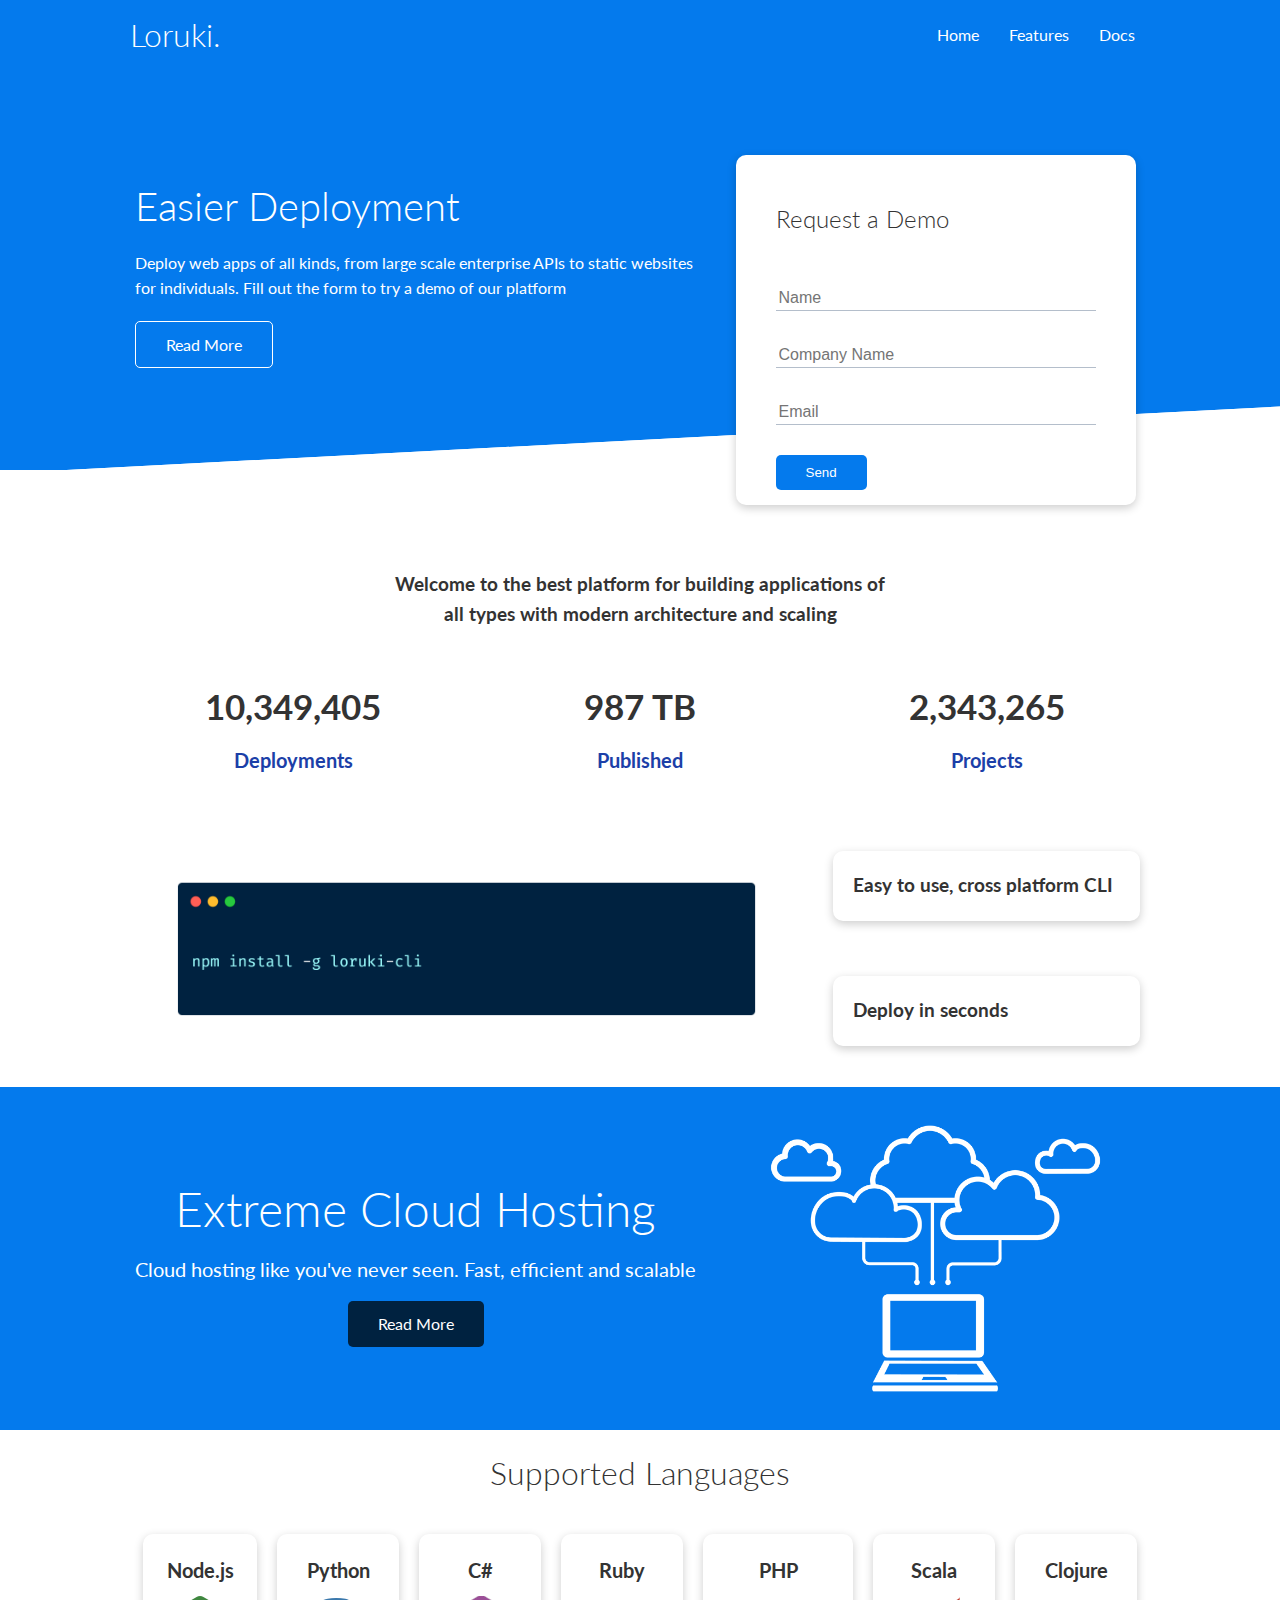
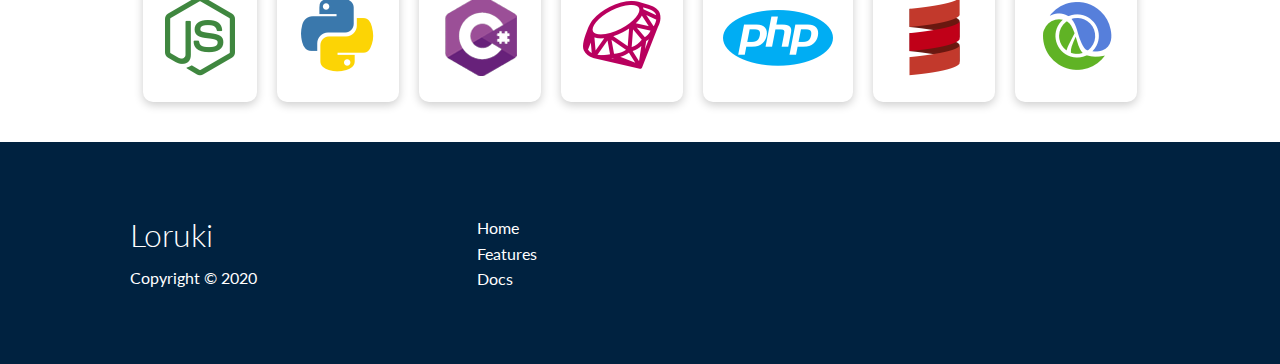
<file: index.html>
<!DOCTYPE html>
<html lang="en">
  <head>
    <meta charset="UTF-8" />
    <meta name="viewport" content="width=device-width, initial-scale=1.0" />
    <link
      rel="stylesheet"
      href="https://cdnjs.cloudflare.com/ajax/libs/font-awesome/5.15.1/css/all.min.css"
      integrity="sha512-+4zCK9k+qNFUR5X+cKL9EIR+ZOhtIloNl9GIKS57V1MyNsYpYcUrUeQc9vNfzsWfV28IaLL3i96P9sdNyeRssA=="
      crossorigin="anonymous"
    />
    <link rel="stylesheet" href="css/utilities.css" />
    <link rel="stylesheet" href="css/style.css" />
    <title>Loruki | Cloud Hosting For Everyone</title>
  </head>
  <body>
    <!-- Navbar -->
    <div class="navbar">
      <div class="container flex">
        <h1 class="logo">Loruki.</h1>
        <nav>
          <ul>
            <li><a href="index.html">Home</a></li>
            <li><a href="features.html">Features</a></li>
            <li><a href="docs.html">Docs</a></li>
          </ul>
        </nav>
      </div>
    </div>

    <!-- Showcase -->
    <section class="showcase">
      <div class="container grid">
        <div class="showcase-text">
          <h1>Easier Deployment</h1>
          <p>
            Deploy web apps of all kinds, from large scale enterprise APIs to
            static websites for individuals. Fill out the form to try a demo of
            our platform
          </p>
          <a href="features.html" class="btn btn-outline">Read More</a>
        </div>

        <div class="showcase-form card">
          <h2>Request a Demo</h2>
           <form name="contact" netlify-honeypot="bot-field" method="POST" data-netlify="true">
                    <input type="hidden" name="form-name" value="contact">
                    <p class="hidden">
                        <label>Don’t fill this out if you're human: <input name="bot-field" /></label>
                      </p>
                    <div class="form-control">
                        <input type="text" name="name" placeholder="Name" required>
                    </div>
                    <div class="form-control">
                        <input type="text" name="company" placeholder="Company Name" required>
                    </div>
                    <div class="form-control">
                        <input type="email" name="email" placeholder="Email" required>
                    </div>
                    <input type="submit" value="Send" class="btn btn-primary">
                </form>
          <!-- <form>
            <div class="form-control">
              <input type="text" name="name" placeholder="Name" required />
            </div>
            <div class="form-control">
              <input
                type="text"
                name="company"
                placeholder="Company Name"
                required
              />
            </div>
            <div class="form-control">
              <input type="email" name="email" placeholder="Email" required />
            </div>
            <input type="submit" value="Send" class="btn btn-primary" />
          </form> -->
        </div>
      </div>
    </section>

    <!-- Stats -->
    <section class="stats">
      <div class="container">
        <h3 class="stats-heading text-center my-1">
          Welcome to the best platform for building applications of all types
          with modern architecture and scaling
        </h3>

        <div class="grid grid-3 text-center my-4">
          <div>
            <i class="fas fa-server fa-3x"></i>
            <h3>10,349,405</h3>
            <p class="text-secondary">Deployments</p>
          </div>
          <div>
            <i class="fas fa-upload fa-3x"></i>
            <h3>987 TB</h3>
            <p class="text-secondary">Published</p>
          </div>
          <div>
            <i class="fas fa-project-diagram fa-3x"></i>
            <h3>2,343,265</h3>
            <p class="text-secondary">Projects</p>
          </div>
        </div>
      </div>
    </section>

    <!-- Cli -->
    <section class="cli">
      <div class="container grid">
        <img src="images/cli.png" alt="" />
        <div class="card">
          <h3>Easy to use, cross platform CLI</h3>
        </div>
        <div class="card">
          <h3>Deploy in seconds</h3>
        </div>
      </div>
    </section>

    <!-- Cloud -->
    <section class="cloud bg-primary my-2 py-2">
      <div class="container grid">
        <div class="text-center">
          <h2 class="lg">Extreme Cloud Hosting</h2>
          <p class="lead my-1">
            Cloud hosting like you've never seen. Fast, efficient and scalable
          </p>
          <a href="features.html" class="btn btn-dark">Read More</a>
        </div>
        <img src="images/cloud.png" alt="" />
      </div>
    </section>

    <!-- Languages -->
    <section class="languages">
      <h2 class="md text-center my-2">Supported Languages</h2>
      <div class="container flex">
        <div class="card">
          <h4>Node.js</h4>
          <img src="images/logos/node.png" alt="" />
        </div>
        <div class="card">
          <h4>Python</h4>
          <img src="images/logos/python.png" alt="" />
        </div>
        <div class="card">
          <h4>C#</h4>
          <img src="images/logos/csharp.png" alt="" />
        </div>
        <div class="card">
          <h4>Ruby</h4>
          <img src="images/logos/ruby.png" alt="" />
        </div>
        <div class="card">
          <h4>PHP</h4>
          <img src="images/logos/php.png" alt="" />
        </div>
        <div class="card">
          <h4>Scala</h4>
          <img src="images/logos/scala.png" alt="" />
        </div>
        <div class="card">
          <h4>Clojure</h4>
          <img src="images/logos/clojure.png" alt="" />
        </div>
      </div>
    </section>

    <!-- Footer -->
    <footer class="footer bg-dark py-5">
      <div class="container grid grid-3">
        <div>
          <h1>Loruki</h1>
          <p>Copyright &copy; 2020</p>
        </div>
        <nav>
          <ul>
            <li><a href="index.html">Home</a></li>
            <li><a href="features.html">Features</a></li>
            <li><a href="docs.html">Docs</a></li>
          </ul>
        </nav>
        <div class="social">
          <a href="#"><i class="fab fa-github fa-2x"></i></a>
          <a href="#"><i class="fab fa-facebook fa-2x"></i></a>
          <a href="#"><i class="fab fa-instagram fa-2x"></i></a>
          <a href="#"><i class="fab fa-twitter fa-2x"></i></a>
        </div>
      </div>
    </footer>
  </body>
</html>
</file>
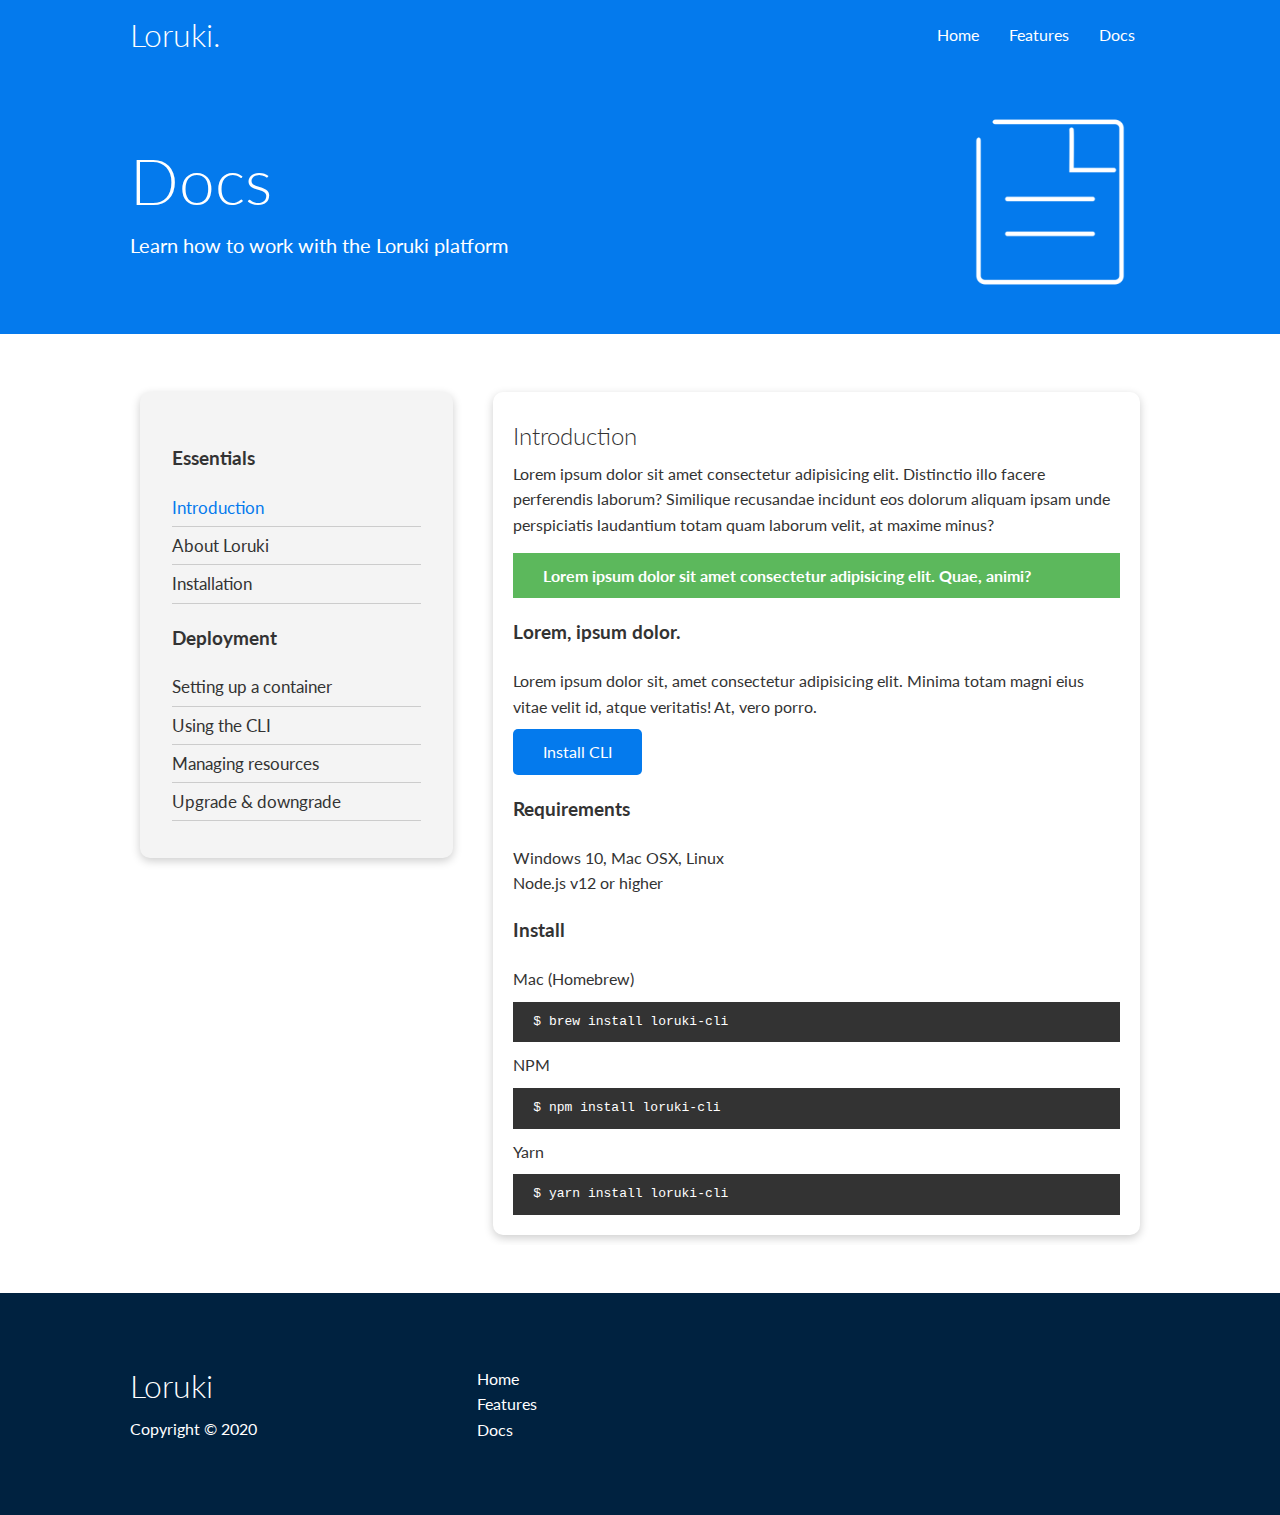
<file: docs.html>
<!DOCTYPE html>
<html lang="en">
  <head>
    <meta charset="UTF-8" />
    <meta http-equiv="X-UA-Compatible" content="IE=edge" />
    <meta name="viewport" content="width=device-width, initial-scale=1.0" />
    <link
      rel="stylesheet"
      href="https://cdnjs.cloudflare.com/ajax/libs/font-awesome/5.15.1/css/all.min.css"
      integrity="sha512-+4zCK9k+qNFUR5X+cKL9EIR+ZOhtIloNl9GIKS57V1MyNsYpYcUrUeQc9vNfzsWfV28IaLL3i96P9sdNyeRssA=="
      crossorigin="anonymous"
    />
    <link rel="stylesheet" href="css/utilities.css" />
    <link rel="stylesheet" href="css/style.css" />
    <title>Loruki | Cloud Hosting For Everyone</title>
  </head>
  <body>
    <!-- Navbar -->
    <div class="navbar">
      <div class="container flex">
        <h1 class="logo">Loruki.</h1>
        <nav>
          <ul>
            <li><a href="index.html">Home</a></li>
            <li><a href="features.html">Features</a></li>
            <li><a href="docs.html">Docs</a></li>
          </ul>
        </nav>
      </div>
    </div>

    <!-- Head -->
    <section class="docs-head bg-primary py-3">
      <div class="container grid">
        <div>
          <h1 class="xl">Docs</h1>
          <p class="lead">Learn how to work with the Loruki platform</p>
        </div>
        <img src="images/docs.png" alt="" />
      </div>
    </section>

    <!-- Docs main -->
    <section class="docs-main my-4">
      <div class="container grid">
        <div class="card bg-light p-3">
          <h3 class="my-2">Essentials</h3>
          <nav>
            <ul>
              <li><a class="text-primary" href="#">Introduction</a></li>
              <li><a href="#">About Loruki</a></li>
              <li><a href="#">Installation</a></li>
            </ul>
          </nav>

          <h3 class="my-2">Deployment</h3>
          <nav>
            <ul>
              <li><a href="#">Setting up a container</a></li>
              <li><a href="#">Using the CLI</a></li>
              <li><a href="#">Managing resources</a></li>
              <li><a href="#">Upgrade & downgrade</a></li>
            </ul>
          </nav>
        </div>
        <div class="card">
          <h2>Introduction</h2>
          <p>
            Lorem ipsum dolor sit amet consectetur adipisicing elit. Distinctio
            illo facere perferendis laborum? Similique recusandae incidunt eos
            dolorum aliquam ipsam unde perspiciatis laudantium totam quam
            laborum velit, at maxime minus?
          </p>

          <div class="alert alert-success">
            <i class="fas fa-info"></i> Lorem ipsum dolor sit amet consectetur
            adipisicing elit. Quae, animi?
          </div>

          <h3>Lorem, ipsum dolor.</h3>
          <p>
            Lorem ipsum dolor sit, amet consectetur adipisicing elit. Minima
            totam magni eius vitae velit id, atque veritatis! At, vero porro.
          </p>
          <a href="#" class="btn btn-primary">Install CLI</a>

          <h3>Requirements</h3>
          <ul>
            <li>Windows 10, Mac OSX, Linux</li>
            <li>Node.js v12 or higher</li>
          </ul>

          <h3>Install</h3>
          <p>Mac (Homebrew)</p>
          <pre><code>$ brew install loruki-cli</code></pre>
          <p>NPM</p>
          <pre><code>$ npm install loruki-cli</code></pre>
          <p>Yarn</p>
          <pre><code>$ yarn install loruki-cli</code></pre>
        </div>
      </div>
    </section>

    <!-- Footer -->
    <footer class="footer bg-dark py-5">
      <div class="container grid grid-3">
        <div>
          <h1>Loruki</h1>
          <p>Copyright &copy; 2020</p>
        </div>
        <nav>
          <ul>
            <li><a href="index.html">Home</a></li>
            <li><a href="features.html">Features</a></li>
            <li><a href="docs.html">Docs</a></li>
          </ul>
        </nav>
        <div class="social">
          <a href="#"><i class="fab fa-github fa-2x"></i></a>
          <a href="#"><i class="fab fa-facebook fa-2x"></i></a>
          <a href="#"><i class="fab fa-instagram fa-2x"></i></a>
          <a href="#"><i class="fab fa-twitter fa-2x"></i></a>
        </div>
      </div>
    </footer>
  </body>
</html>
</file>
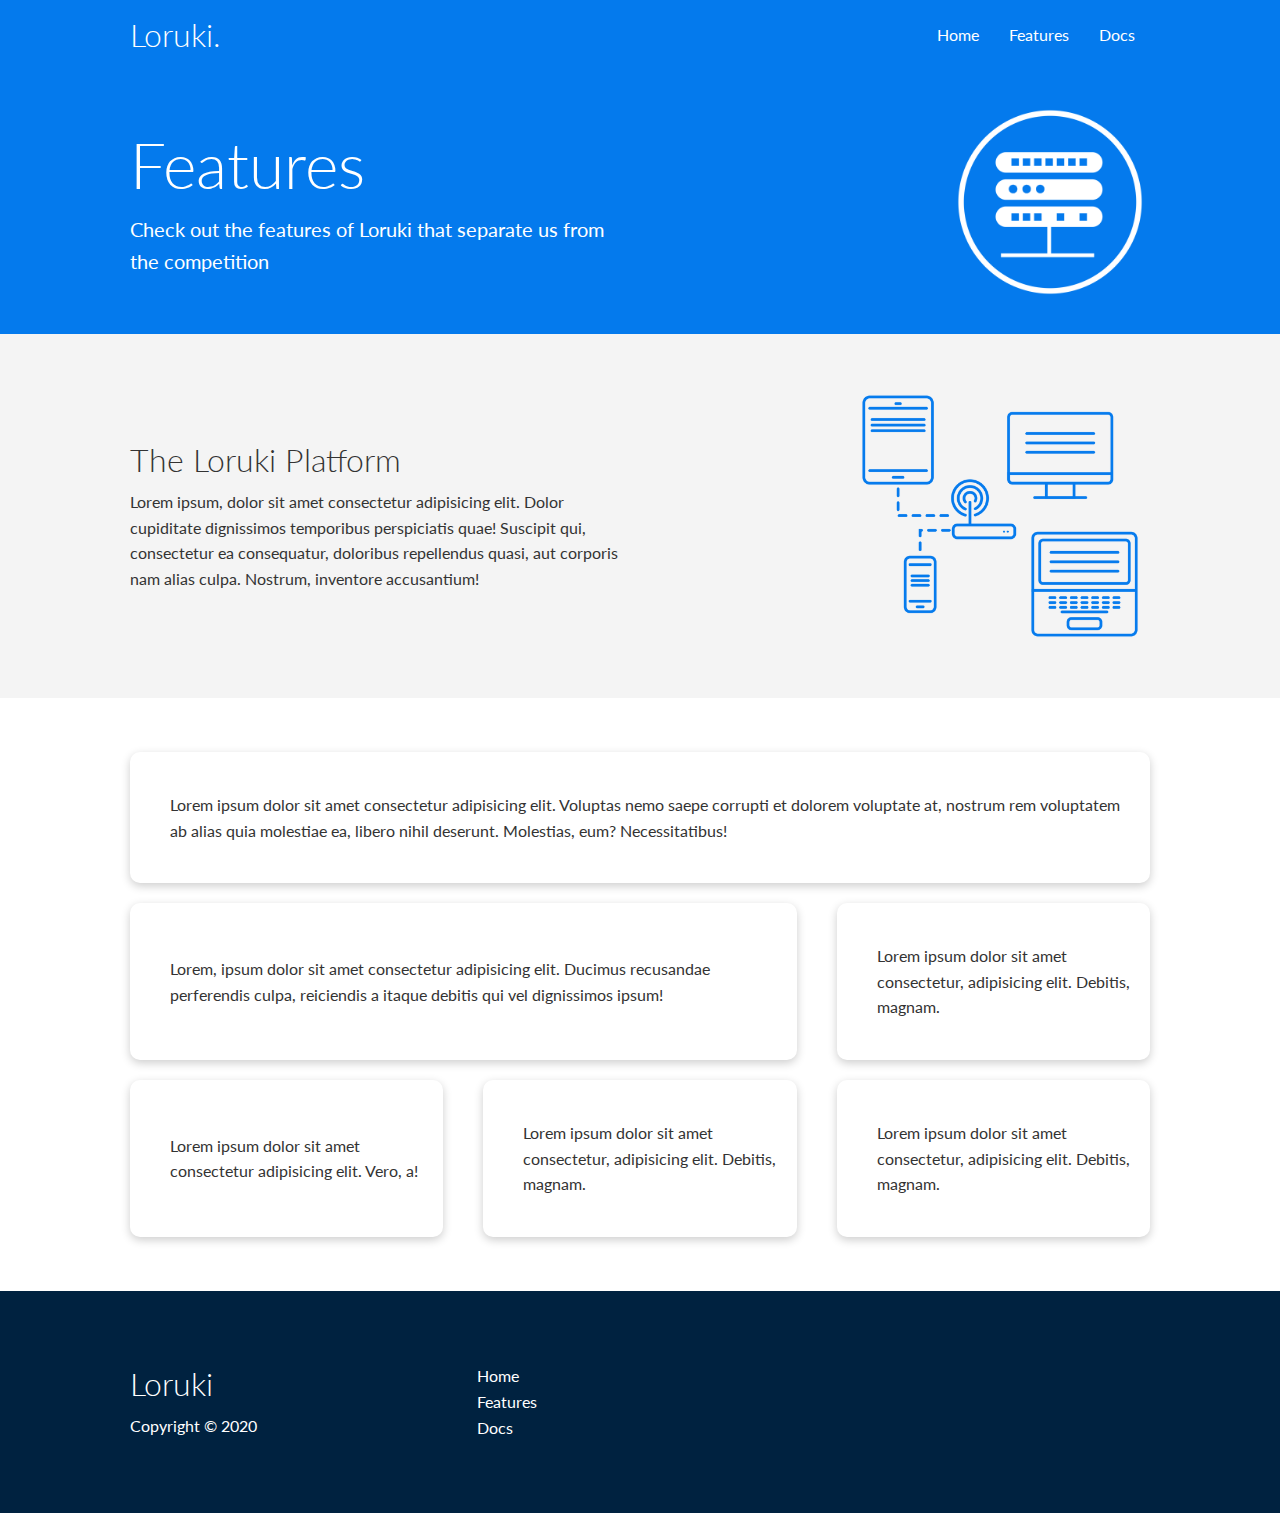
<file: features.html>
<!DOCTYPE html>
<html lang="en">
  <head>
    <meta charset="UTF-8" />
    <meta http-equiv="X-UA-Compatible" content="IE=edge" />
    <meta name="viewport" content="width=device-width, initial-scale=1.0" />
    <link
      rel="stylesheet"
      href="https://cdnjs.cloudflare.com/ajax/libs/font-awesome/5.15.1/css/all.min.css"
      integrity="sha512-+4zCK9k+qNFUR5X+cKL9EIR+ZOhtIloNl9GIKS57V1MyNsYpYcUrUeQc9vNfzsWfV28IaLL3i96P9sdNyeRssA=="
      crossorigin="anonymous"
    />
    <link rel="stylesheet" href="css/utilities.css" />
    <link rel="stylesheet" href="css/style.css" />
    <title>Loruki | Cloud Hosting For Everyone</title>
  </head>
  <body>
    <!-- Navbar -->
    <div class="navbar">
      <div class="container flex">
        <h1 class="logo">Loruki.</h1>
        <nav>
          <ul>
            <li><a href="index.html">Home</a></li>
            <li><a href="features.html">Features</a></li>
            <li><a href="docs.html">Docs</a></li>
          </ul>
        </nav>
      </div>
    </div>

    <!-- Head -->
    <section class="features-head bg-primary py-3">
      <div class="container grid">
        <div>
          <h1 class="xl">Features</h1>
          <p class="lead">
            Check out the features of Loruki that separate us from the
            competition
          </p>
        </div>
        <img src="images/server.png" alt="" />
      </div>
    </section>

    <!-- Sub head -->
    <section class="features-sub-head bg-light py-3">
      <div class="container grid">
        <div>
          <h1 class="md">The Loruki Platform</h1>
          <p>
            Lorem ipsum, dolor sit amet consectetur adipisicing elit. Dolor
            cupiditate dignissimos temporibus perspiciatis quae! Suscipit qui,
            consectetur ea consequatur, doloribus repellendus quasi, aut
            corporis nam alias culpa. Nostrum, inventore accusantium!
          </p>
        </div>
        <img src="images/server2.png" alt="" />
      </div>
    </section>

    <section class="features-main my-2">
      <div class="container grid grid-3">
        <div class="card flex">
          <i class="fas fa-server fa-3x"></i>
          <p>
            Lorem ipsum dolor sit amet consectetur adipisicing elit. Voluptas
            nemo saepe corrupti et dolorem voluptate at, nostrum rem voluptatem
            ab alias quia molestiae ea, libero nihil deserunt. Molestias, eum?
            Necessitatibus!
          </p>
        </div>
        <div class="card flex">
          <i class="fas fa-network-wired fa-3x"></i>
          <p>
            Lorem, ipsum dolor sit amet consectetur adipisicing elit. Ducimus
            recusandae perferendis culpa, reiciendis a itaque debitis qui vel
            dignissimos ipsum!
          </p>
        </div>
        <div class="card flex">
          <i class="fas fa-laptop-code fa-3x"></i>
          <p>
            Lorem ipsum dolor sit amet consectetur, adipisicing elit. Debitis,
            magnam.
          </p>
        </div>
        <div class="card flex">
          <i class="fas fa-database fa-3x"></i>
          <p>
            Lorem ipsum dolor sit amet consectetur adipisicing elit. Vero, a!
          </p>
        </div>
        <div class="card flex">
          <i class="fas fa-power-off fa-3x"></i>
          <p>
            Lorem ipsum dolor sit amet consectetur, adipisicing elit. Debitis,
            magnam.
          </p>
        </div>
        <div class="card flex">
          <i class="fas fa-upload fa-3x"></i>
          <p>
            Lorem ipsum dolor sit amet consectetur, adipisicing elit. Debitis,
            magnam.
          </p>
        </div>
      </div>
    </section>

    <!-- Footer -->
    <footer class="footer bg-dark py-5">
      <div class="container grid grid-3">
        <div>
          <h1>Loruki</h1>
          <p>Copyright &copy; 2020</p>
        </div>
        <nav>
          <ul>
            <li><a href="index.html">Home</a></li>
            <li><a href="features.html">Features</a></li>
            <li><a href="docs.html">Docs</a></li>
          </ul>
        </nav>
        <div class="social">
          <a href="#"><i class="fab fa-github fa-2x"></i></a>
          <a href="#"><i class="fab fa-facebook fa-2x"></i></a>
          <a href="#"><i class="fab fa-instagram fa-2x"></i></a>
          <a href="#"><i class="fab fa-twitter fa-2x"></i></a>
        </div>
      </div>
    </footer>
  </body>
</html>
</file>
<file: css/utilities.css>
/* utilities */
.container {
  max-width: 1100px;
  margin: 0 auto;
  overflow: auto;
  padding: 0 40px;
}

.card {
  background-color: #fff;
  color: #333;
  border-radius: 10px;
  box-shadow: 0 3px 10px rgba(0, 0, 0, 0.2);
  padding: 20px;
  margin: 10px;
}

.btn {
  display: inline-block;
  padding: 10px 30px;
  cursor: pointer;
  background: var(--primary-color);
  color: #fff;
  border: none;
  border-radius: 5px;
}

.btn-outline {
  background: transparent;
  border: 1px #fff solid;
}

.btn:hover {
  transform: scale(0.98);
}

/* background & color buttons */
.bg-primary,
.btn-primary {
  background-color: var(--primary-color);
  color: #fff;
}

.bg-secondary,
.btn-secondary {
  background-color: var(--secondary-color);
  color: #fff;
}

.bg-dark,
.btn-dark {
  background-color: var(--dark-color);
  color: #fff;
}

.bg-light,
.btn-light {
  background-color: var(--light-color);
  color: #333;
}

.bg-primary a,
.btn-primary a,
.bg-secondary a,
.btn-secondary a,
.bg-dark a,
.btn-dark a {
  color: #fff;
}

/* text colors */
.text-primary {
  color: var(--primary-color);
}

.text-secondary {
  color: var(--secondary-color);
}

.text-dark {
  color: var(--dark-color);
}

.text-light {
  color: var(--light-color);
}

/* text sizes */

.lead {
  font-size: 20px;
}

.sm {
  font-size: 1rem;
}

.md {
  font-size: 2rem;
}

.lg {
  font-size: 3rem;
}

.xl {
  font-size: 4rem;
}

.text-center {
  text-align: center;
}

/* alert */
.alert {
  background-color: var(--light-color);
  padding: 10px 20px;
  font-weight: bold;
  margin: 15px 0;
}

.alert i {
  margin-right: 10px;
}

.alert-success {
  background-color: var(--success-color);
  color: #fff;
}

.alert-error {
  background-color: var(--success-error);
  color: #fff;
}

.flex {
  display: flex;
  justify-content: center;
  align-items: center;
  height: 100%;
}

.grid {
  display: grid;
  grid-template-columns: repeat(2, 1fr);
  gap: 20px;
  justify-content: center;
  align-items: center;
  height: 100%;
}

.grid-3 {
  grid-template-columns: repeat(3, 1fr);
}

/* margin */
.my-1 {
  margin: 1rem 0;
}
.my-2 {
  margin: 1.5rem 0;
}
.my-3 {
  margin: 2rem 0;
}

.my-4 {
  margin: 3rem 0;
}

.my-5 {
  margin: 4rem 0;
}

.m-1 {
  margin: 1rem;
}
.m-2 {
  margin: 1.5rem;
}
.m-3 {
  margin: 2rem;
}

.m-4 {
  margin: 3rem;
}

.m-5 {
  margin: 4rem;
}

/* padding */
.py-1 {
  padding: 1rem 0;
}
.py-2 {
  padding: 1.5rem 0;
}
.py-3 {
  padding: 2rem 0;
}

.py-4 {
  padding: 3rem 0;
}

.py-5 {
  padding: 4rem 0;
}

.p-1 {
  padding: 1rem;
}
.p-2 {
  padding: 1.5rem;
}
.p-3 {
  padding: 2rem;
}

.p-4 {
  padding: 3rem;
}

.p-5 {
  padding: 4rem;
}
</file>
<file: css/style.css>
@import url("https://fonts.googleapis.com/css2?family=Lato:wght@300&display=swap");

:root {
  --primary-color: #047aed;
  --secondary-color: #1c3fa8;
  --dark-color: #002240;
  --light-color: #f4f4f4;
  --success-color: #5cb85c;
  --error-color: #d9534f;
}

* {
  box-sizing: border-box;
  padding: 0;
  margin: 0;
}

body {
  font-family: "Lato", sans-serif;
  color: #333;
  line-height: 1.6;
}

ul {
  list-style: none;
}

a {
  text-decoration: none;
  color: #333;
}

h1,
h2 {
  font-weight: 300;
  line-height: 1.2;
  margin: 10px 0;
}

p {
  margin: 10px 0;
}

img {
  width: 100%;
}

code,
pre {
  background: #333;
  color: #fff;
  padding: 10px;
}

.hidden {
  visibility: hidden;
  height: 0;
}

/* navbar */
.navbar {
  background-color: var(--primary-color);
  color: #fff;
  height: 70px;
}

.navbar ul {
  display: flex;
}

.navbar a {
  color: #fff;
  padding: 10px;
  margin: 0 5px;
}

.navbar a:hover {
  border-bottom: 2px solid #fff;
}

.navbar .flex {
  justify-content: space-between;
}

/* showcase */
.showcase {
  height: 400px;
  background-color: var(--primary-color);
  color: #fff;
  position: relative;
}

.showcase h1 {
  font-size: 40px;
}

.showcase p {
  margin: 20px 0;
}

.showcase .grid {
  overflow: visible;
  grid-template-columns: 55% auto;
  gap: 30px;
}

.showcase-text {
  animation: slideInFromLeft 1s ease-in;
}

.showcase-form {
  position: relative;
  top: 60px;
  height: 350px;
  width: 400px;
  padding: 40px;
  z-index: 100;
  justify-self: flex-end;
  animation: slideInFromRight 1s ease-in;
}

.showcase-form .form-control {
  margin: 30px 0;
}

.showcase-form input[type="text"],
.showcase-form input[type="email"] {
  border: 0;
  border-bottom: 1px solid #b4becb;
  width: 100%;
  padding: 3px;
  font-size: 16px;
}

.showcase-form input:focus {
  outline: none;
}

.showcase::before,
.showcase::after {
  content: "";
  position: absolute;
  height: 100px;
  bottom: -70px;
  right: 0;
  left: 0;
  background: #fff;
  transform: skewY(-3deg);
  -webkit-transform: skewY(-3deg);
  -moz-transform: skewY(-3deg);
  -ms-transform: skewY(-3deg);
}

/* stats */

.stats {
  padding-top: 100px;
  animation: slideInFromBottom 1s ease-in;
}

.stats-heading {
  max-width: 500px;
  margin: auto;
}

.stats .grid h3 {
  font-size: 35px;
}
.stats .grid p {
  font-size: 20px;
  font-weight: bold;
}

/* cli */

.cli .grid {
  grid-template-columns: repeat(3, 1fr);
  grid-template-rows: repeat(2, 1fr);
}

.cli .grid > *:first-child {
  grid-column: 1 / span 2;
  grid-row: 1 / span 2;
}

/* cloud */

.cloud .grid {
  grid-template-columns: 4fr 3fr;
}

/* languages */

.languages .flex {
  flex-wrap: wrap;
}

.languages .card {
  text-align: center;
  margin: 18px 10px 40px;
  transition: transform 0.2s ease-in;
}

.languages .card h4 {
  font-size: 20px;
  margin-bottom: 10px;
}

.languages .card:hover {
  transform: translateY(-15px);
}

/* features */
.features-head img,
.docs-head img {
  width: 200px;
  justify-self: flex-end;
}

.features-sub-head img {
  width: 300px;
  justify-self: flex-end;
}

.features-main .card > i {
  margin-right: 20px;
}

.features-main .grid {
  padding: 30px;
}

.features-main .grid > *:first-child {
  grid-column: 1 / span 3;
}

.features-main .grid > *:nth-child(2) {
  grid-column: 1 / span 2;
}

/* docs */
.docs-main h3 {
  margin: 20px 0;
}

.docs-main .grid {
  grid-template-columns: 1fr 2fr;
  align-items: flex-start;
}

.docs-main nav li {
  font-size: 17px;
  padding-bottom: 5px;
  margin-bottom: 5px;
  border-bottom: 1px solid #ccc;
}

.docs-main a:hover {
  font-weight: bold;
}

/* footer */
.footer .social a {
  margin: 0 10px;
}

/* animations */

@keyframes slideInFromLeft {
  0% {
    transform: translateX(-100%);
  }

  100% {
    transform: translateX(0);
  }
}
@keyframes slideInFromRight {
  0% {
    transform: translateX(100%);
  }

  100% {
    transform: translateX(0);
  }
}

@keyframes slideInFromTop {
  0% {
    transform: translateY(-100%);
  }

  100% {
    transform: translateY(0);
  }
}

@keyframes slideInFromBottom {
  0% {
    transform: translateY(100%);
  }

  100% {
    transform: translateY(0);
  }
}

/* tablets and under */
@media (max-width: 768px) {
  .grid,
  .showcase .grid,
  .stats .grid,
  .cli .grid,
  .cloud .grid,
  .features-main .grid,
  .docs-main .grid {
    grid-template-columns: 1fr;
    grid-template-rows: 1fr;
  }

  .showcase {
    height: auto;
  }

  .showcase-text {
    text-align: center;
    margin-top: 40px;

    animation: slideInFromTop 1s ease-in;
  }

  .showcase-form {
    justify-self: center;
    margin: auto;
    animation: slideInFromBottom 1s ease-in;
  }

  .cli .grid > *:first-child {
    grid-column: 1;
    grid-row: 1;
  }

  .features-head,
  .features-sub-head,
  .docs-head {
    text-align: center;
  }

  .features-head img,
  .features-sub-head img,
  .docs-head img {
    justify-self: center;
  }

  .features-main .grid > *:first-child,
  .features-main .grid > *:nth-child(2) {
    /* 從第1條線道最後1條 (占整行) */
    grid-column: 1;
  }

  .footer {
    text-align: center;
  }
}

/* mobile */
@media (max-width: 500px) {
  .navbar {
    height: 110px;
  }

  .navbar .flex {
    flex-direction: column;
  }

  .navbar ul {
    padding: 10px;
    background-color: rgba(0, 0, 0, 0.1);
  }

  .showcase-form {
    width: 300px;
  }
}
</file>
